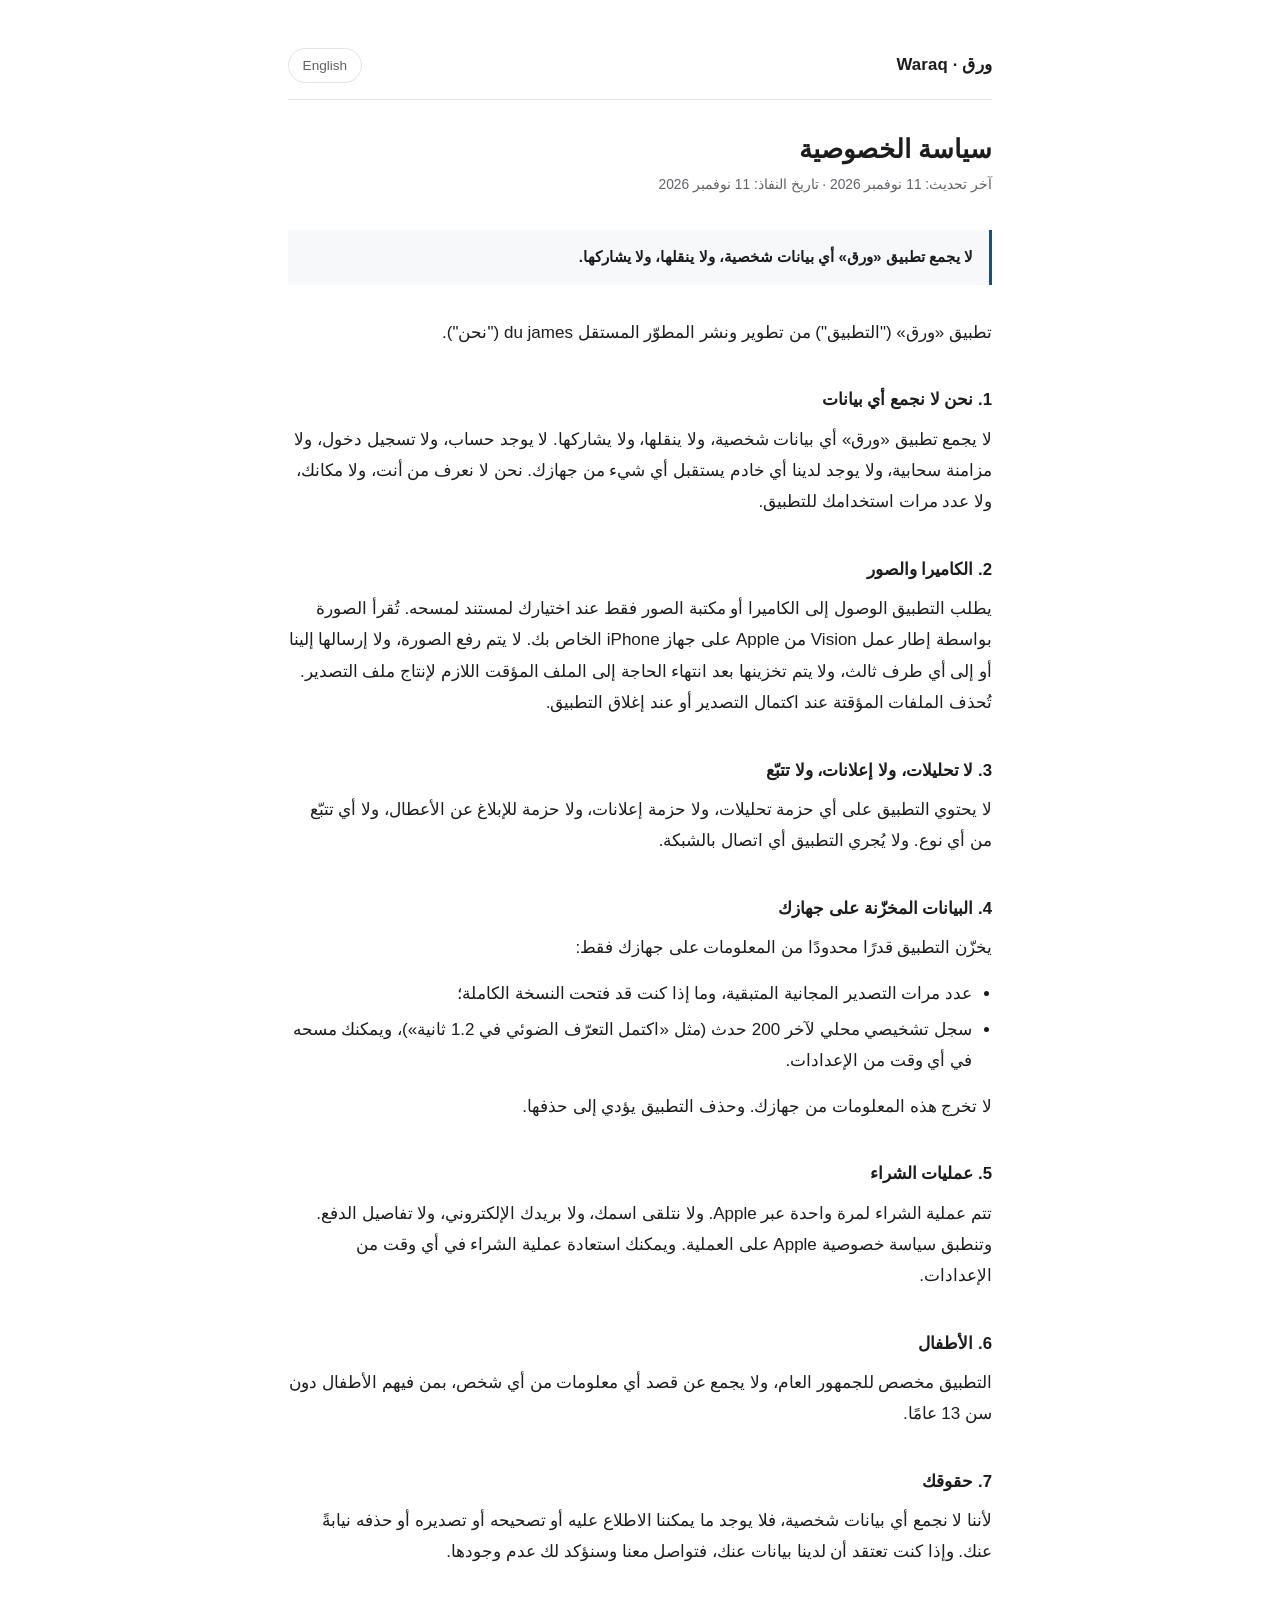
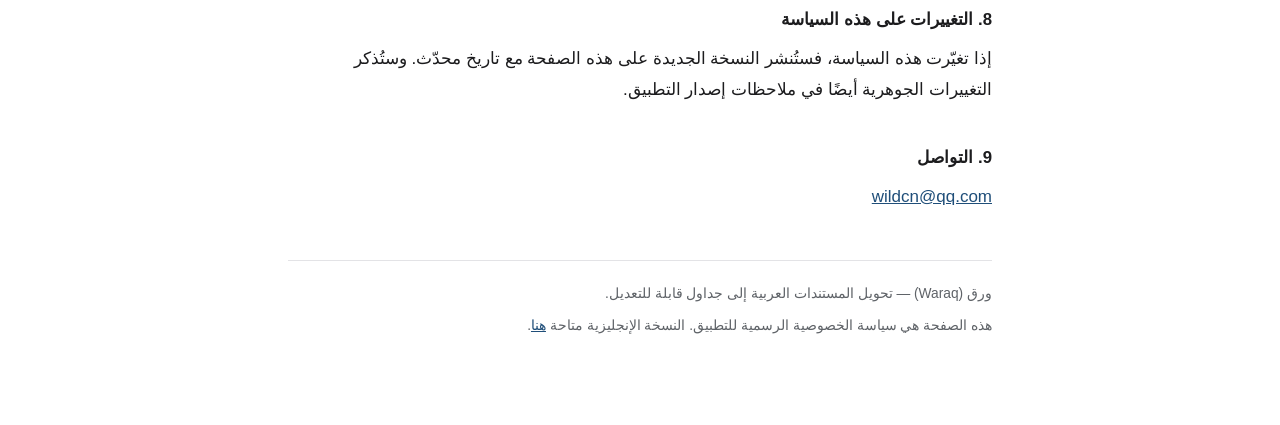
<file: index.html>
<!DOCTYPE html>
<html lang="ar" dir="rtl">
<head>
<meta charset="utf-8">
<meta name="viewport" content="width=device-width, initial-scale=1">
<title>سياسة الخصوصية · ورق (Waraq)</title>
<meta name="description" content="سياسة خصوصية تطبيق ورق: لا يجمع التطبيق أي بيانات، ويتم التعرّف على المستندات على جهازك فقط.">
<link rel="stylesheet" href="style.css">
</head>
<body>
<header>
  <span class="brand">ورق · Waraq</span>
  <a class="lang" href="en.html" lang="en" dir="ltr">English</a>
</header>

<main>
  <h1>سياسة الخصوصية</h1>
  <p class="dates">آخر تحديث: 11 نوفمبر 2026 · تاريخ النفاذ: 11 نوفمبر 2026</p>

  <p class="notice"><strong>لا يجمع تطبيق «ورق» أي بيانات شخصية، ولا ينقلها، ولا يشاركها.</strong></p>

  <p>تطبيق «ورق» ("التطبيق") من تطوير ونشر المطوّر المستقل du james ("نحن").</p>

  <h2>1. نحن لا نجمع أي بيانات</h2>
  <p>لا يجمع تطبيق «ورق» أي بيانات شخصية، ولا ينقلها، ولا يشاركها. لا يوجد حساب، ولا تسجيل دخول، ولا مزامنة سحابية، ولا يوجد لدينا أي خادم يستقبل أي شيء من جهازك. نحن لا نعرف من أنت، ولا مكانك، ولا عدد مرات استخدامك للتطبيق.</p>

  <h2>2. الكاميرا والصور</h2>
  <p>يطلب التطبيق الوصول إلى الكاميرا أو مكتبة الصور فقط عند اختيارك لمستند لمسحه. تُقرأ الصورة بواسطة إطار عمل Vision من Apple على جهاز iPhone الخاص بك. لا يتم رفع الصورة، ولا إرسالها إلينا أو إلى أي طرف ثالث، ولا يتم تخزينها بعد انتهاء الحاجة إلى الملف المؤقت اللازم لإنتاج ملف التصدير. تُحذف الملفات المؤقتة عند اكتمال التصدير أو عند إغلاق التطبيق.</p>

  <h2>3. لا تحليلات، ولا إعلانات، ولا تتبّع</h2>
  <p>لا يحتوي التطبيق على أي حزمة تحليلات، ولا حزمة إعلانات، ولا حزمة للإبلاغ عن الأعطال، ولا أي تتبّع من أي نوع. ولا يُجري التطبيق أي اتصال بالشبكة.</p>

  <h2>4. البيانات المخزّنة على جهازك</h2>
  <p>يخزّن التطبيق قدرًا محدودًا من المعلومات على جهازك فقط:</p>
  <ul>
    <li>عدد مرات التصدير المجانية المتبقية، وما إذا كنت قد فتحت النسخة الكاملة؛</li>
    <li>سجل تشخيصي محلي لآخر 200 حدث (مثل «اكتمل التعرّف الضوئي في 1.2 ثانية»)، ويمكنك مسحه في أي وقت من الإعدادات.</li>
  </ul>
  <p>لا تخرج هذه المعلومات من جهازك. وحذف التطبيق يؤدي إلى حذفها.</p>

  <h2>5. عمليات الشراء</h2>
  <p>تتم عملية الشراء لمرة واحدة عبر Apple. ولا نتلقى اسمك، ولا بريدك الإلكتروني، ولا تفاصيل الدفع. وتنطبق سياسة خصوصية Apple على العملية. ويمكنك استعادة عملية الشراء في أي وقت من الإعدادات.</p>

  <h2>6. الأطفال</h2>
  <p>التطبيق مخصص للجمهور العام، ولا يجمع عن قصد أي معلومات من أي شخص، بمن فيهم الأطفال دون سن 13 عامًا.</p>

  <h2>7. حقوقك</h2>
  <p>لأننا لا نجمع أي بيانات شخصية، فلا يوجد ما يمكننا الاطلاع عليه أو تصحيحه أو تصديره أو حذفه نيابةً عنك. وإذا كنت تعتقد أن لدينا بيانات عنك، فتواصل معنا وسنؤكد لك عدم وجودها.</p>

  <h2>8. التغييرات على هذه السياسة</h2>
  <p>إذا تغيّرت هذه السياسة، فستُنشر النسخة الجديدة على هذه الصفحة مع تاريخ محدّث. وستُذكر التغييرات الجوهرية أيضًا في ملاحظات إصدار التطبيق.</p>

  <h2>9. التواصل</h2>
  <p><a href="mailto:wildcn@qq.com">wildcn@qq.com</a></p>
</main>

<footer>
  <p>ورق (Waraq) — تحويل المستندات العربية إلى جداول قابلة للتعديل.</p>
  <p>هذه الصفحة هي سياسة الخصوصية الرسمية للتطبيق. النسخة الإنجليزية متاحة <a href="en.html" lang="en" dir="ltr">هنا</a>.</p>
</footer>
</body>
</html>
</file>
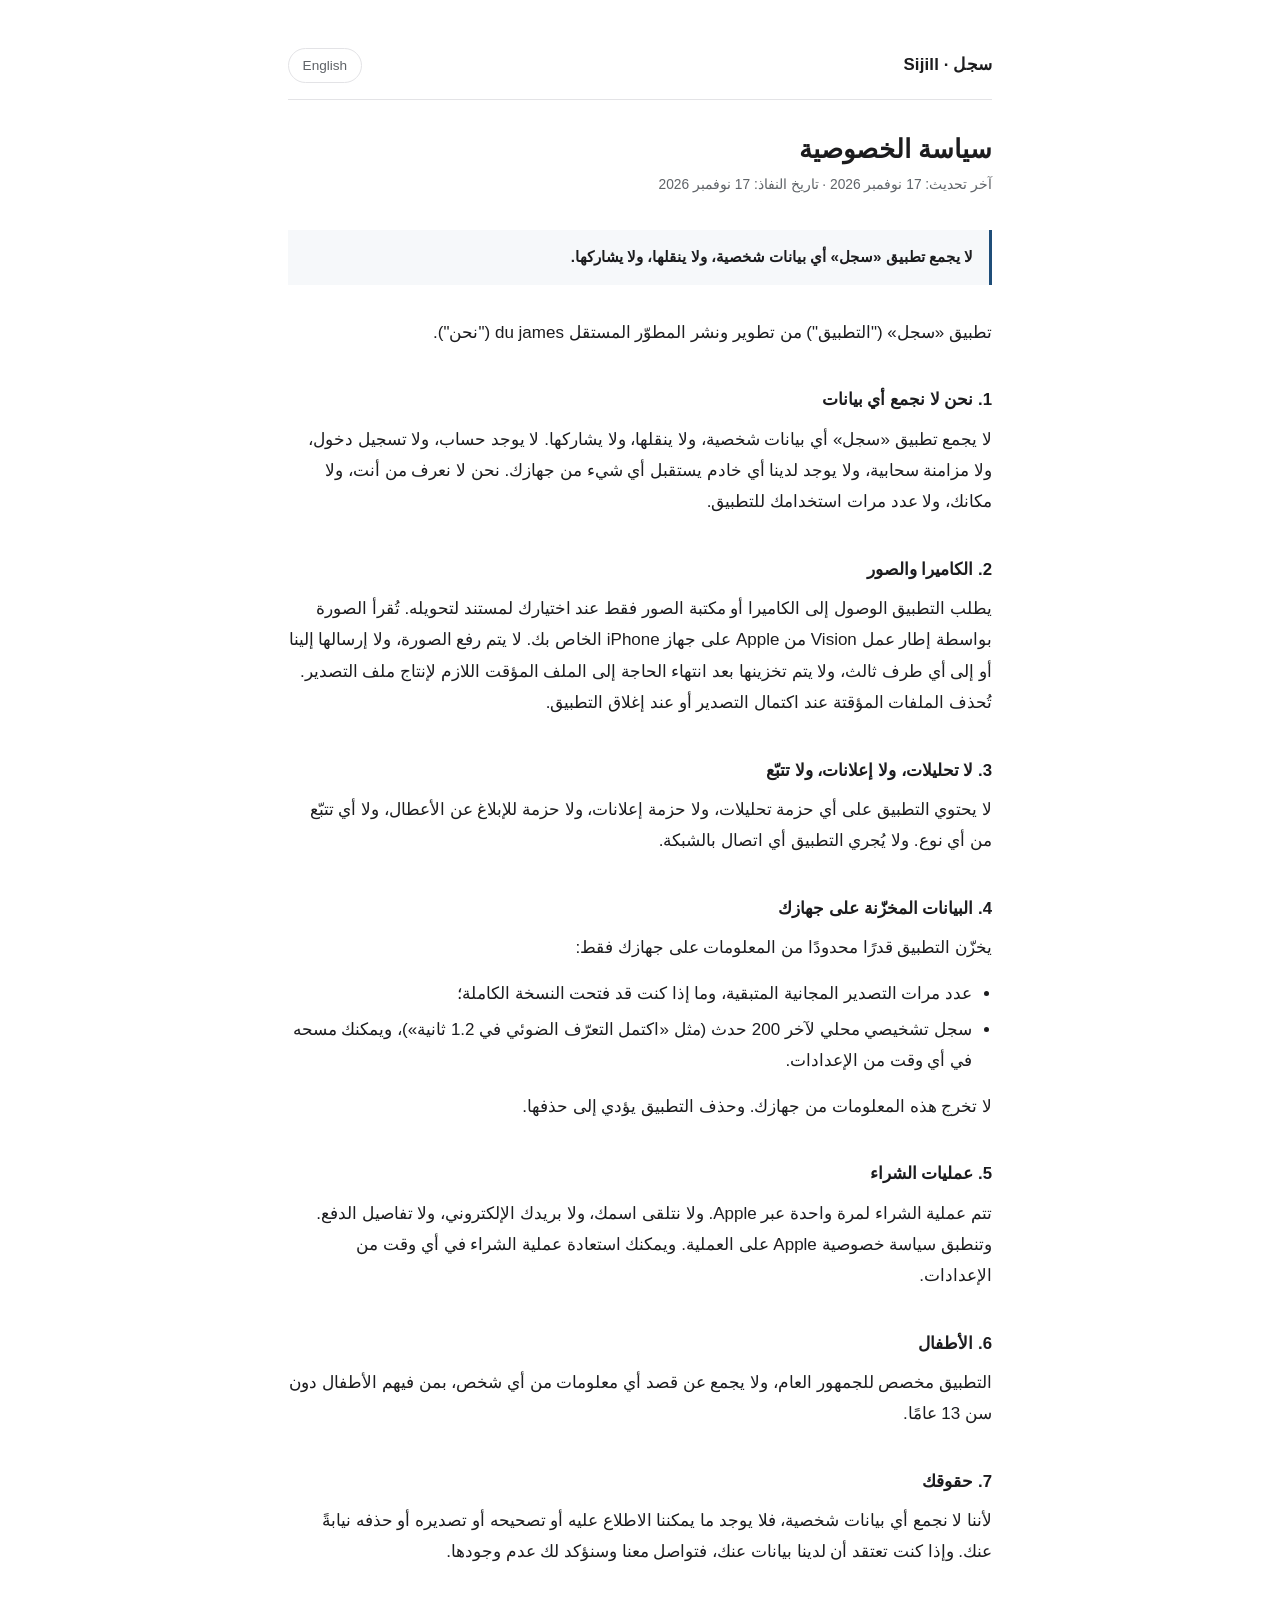
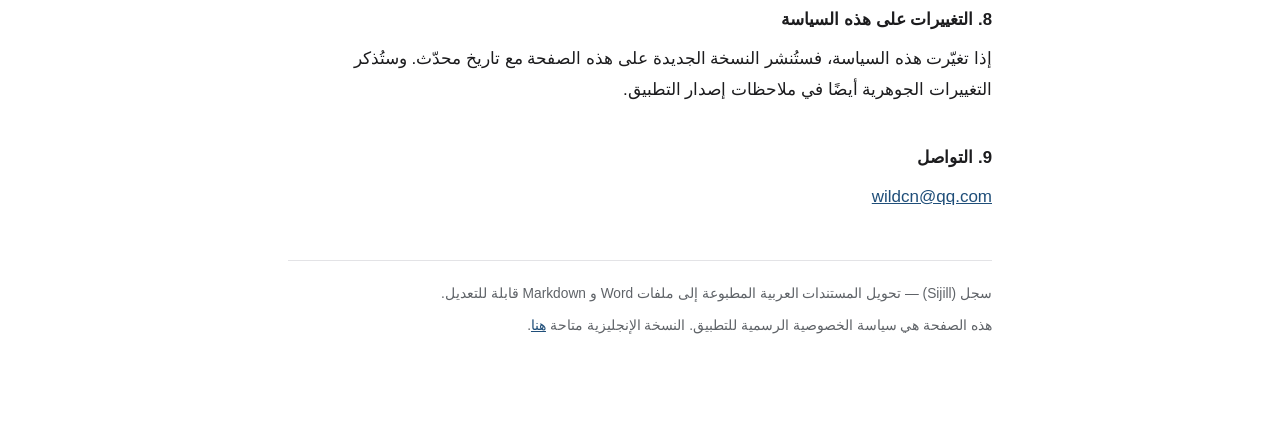
<file: sijill/index.html>
<!DOCTYPE html>
<html lang="ar" dir="rtl">
<head>
<meta charset="utf-8">
<meta name="viewport" content="width=device-width, initial-scale=1">
<title>سياسة الخصوصية · سجل (Sijill)</title>
<meta name="description" content="سياسة خصوصية تطبيق سجل: لا يجمع التطبيق أي بيانات، ويتم التعرّف على المستندات المطبوعة على جهازك فقط.">
<link rel="stylesheet" href="../style.css">
</head>
<body>
<header>
  <span class="brand">سجل · Sijill</span>
  <a class="lang" href="en.html" lang="en" dir="ltr">English</a>
</header>

<main>
  <h1>سياسة الخصوصية</h1>
  <p class="dates">آخر تحديث: 17 نوفمبر 2026 · تاريخ النفاذ: 17 نوفمبر 2026</p>

  <p class="notice"><strong>لا يجمع تطبيق «سجل» أي بيانات شخصية، ولا ينقلها، ولا يشاركها.</strong></p>

  <p>تطبيق «سجل» ("التطبيق") من تطوير ونشر المطوّر المستقل du james ("نحن").</p>

  <h2>1. نحن لا نجمع أي بيانات</h2>
  <p>لا يجمع تطبيق «سجل» أي بيانات شخصية، ولا ينقلها، ولا يشاركها. لا يوجد حساب، ولا تسجيل دخول، ولا مزامنة سحابية، ولا يوجد لدينا أي خادم يستقبل أي شيء من جهازك. نحن لا نعرف من أنت، ولا مكانك، ولا عدد مرات استخدامك للتطبيق.</p>

  <h2>2. الكاميرا والصور</h2>
  <p>يطلب التطبيق الوصول إلى الكاميرا أو مكتبة الصور فقط عند اختيارك لمستند لتحويله. تُقرأ الصورة بواسطة إطار عمل Vision من Apple على جهاز iPhone الخاص بك. لا يتم رفع الصورة، ولا إرسالها إلينا أو إلى أي طرف ثالث، ولا يتم تخزينها بعد انتهاء الحاجة إلى الملف المؤقت اللازم لإنتاج ملف التصدير. تُحذف الملفات المؤقتة عند اكتمال التصدير أو عند إغلاق التطبيق.</p>

  <h2>3. لا تحليلات، ولا إعلانات، ولا تتبّع</h2>
  <p>لا يحتوي التطبيق على أي حزمة تحليلات، ولا حزمة إعلانات، ولا حزمة للإبلاغ عن الأعطال، ولا أي تتبّع من أي نوع. ولا يُجري التطبيق أي اتصال بالشبكة.</p>

  <h2>4. البيانات المخزّنة على جهازك</h2>
  <p>يخزّن التطبيق قدرًا محدودًا من المعلومات على جهازك فقط:</p>
  <ul>
    <li>عدد مرات التصدير المجانية المتبقية، وما إذا كنت قد فتحت النسخة الكاملة؛</li>
    <li>سجل تشخيصي محلي لآخر 200 حدث (مثل «اكتمل التعرّف الضوئي في 1.2 ثانية»)، ويمكنك مسحه في أي وقت من الإعدادات.</li>
  </ul>
  <p>لا تخرج هذه المعلومات من جهازك. وحذف التطبيق يؤدي إلى حذفها.</p>

  <h2>5. عمليات الشراء</h2>
  <p>تتم عملية الشراء لمرة واحدة عبر Apple. ولا نتلقى اسمك، ولا بريدك الإلكتروني، ولا تفاصيل الدفع. وتنطبق سياسة خصوصية Apple على العملية. ويمكنك استعادة عملية الشراء في أي وقت من الإعدادات.</p>

  <h2>6. الأطفال</h2>
  <p>التطبيق مخصص للجمهور العام، ولا يجمع عن قصد أي معلومات من أي شخص، بمن فيهم الأطفال دون سن 13 عامًا.</p>

  <h2>7. حقوقك</h2>
  <p>لأننا لا نجمع أي بيانات شخصية، فلا يوجد ما يمكننا الاطلاع عليه أو تصحيحه أو تصديره أو حذفه نيابةً عنك. وإذا كنت تعتقد أن لدينا بيانات عنك، فتواصل معنا وسنؤكد لك عدم وجودها.</p>

  <h2>8. التغييرات على هذه السياسة</h2>
  <p>إذا تغيّرت هذه السياسة، فستُنشر النسخة الجديدة على هذه الصفحة مع تاريخ محدّث. وستُذكر التغييرات الجوهرية أيضًا في ملاحظات إصدار التطبيق.</p>

  <h2>9. التواصل</h2>
  <p><a href="mailto:wildcn@qq.com">wildcn@qq.com</a></p>
</main>

<footer>
  <p>سجل (Sijill) — تحويل المستندات العربية المطبوعة إلى ملفات Word و Markdown قابلة للتعديل.</p>
  <p>هذه الصفحة هي سياسة الخصوصية الرسمية للتطبيق. النسخة الإنجليزية متاحة <a href="en.html" lang="en" dir="ltr">هنا</a>.</p>
</footer>
</body>
</html>
</file>
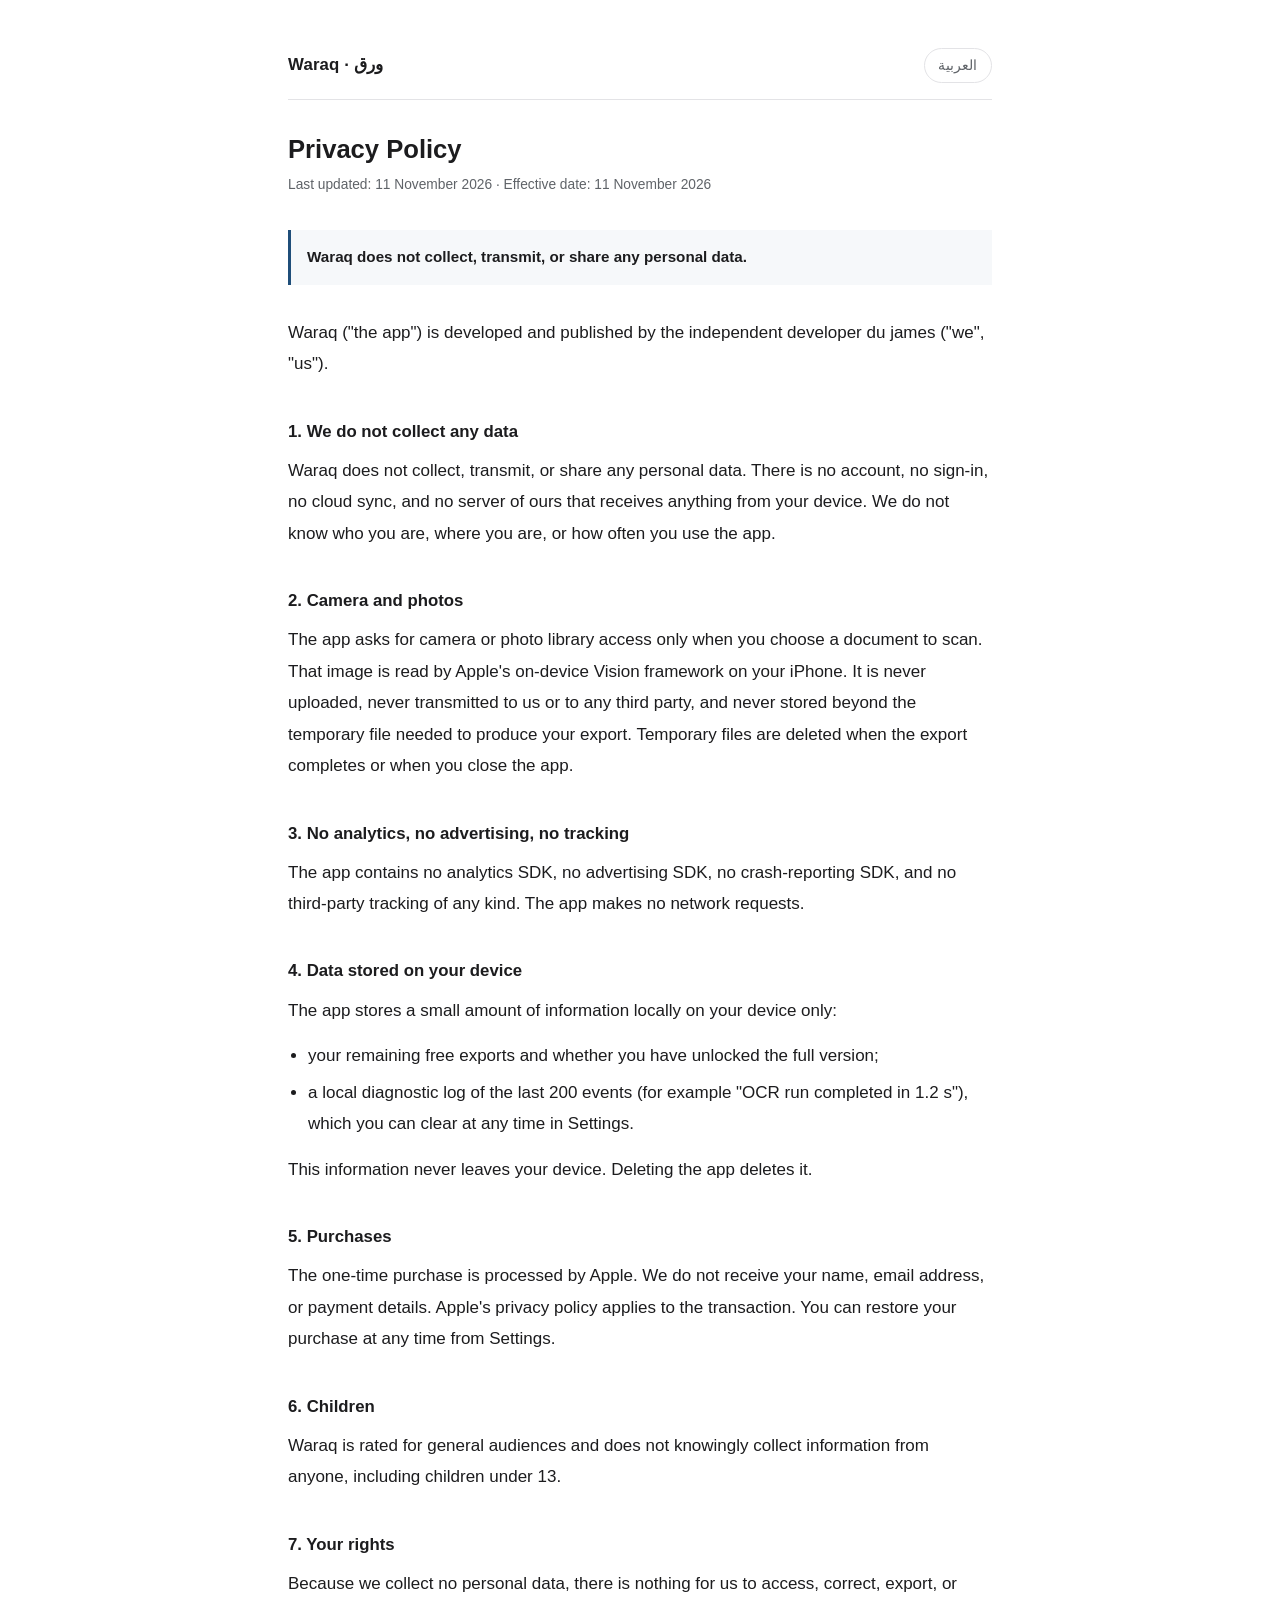
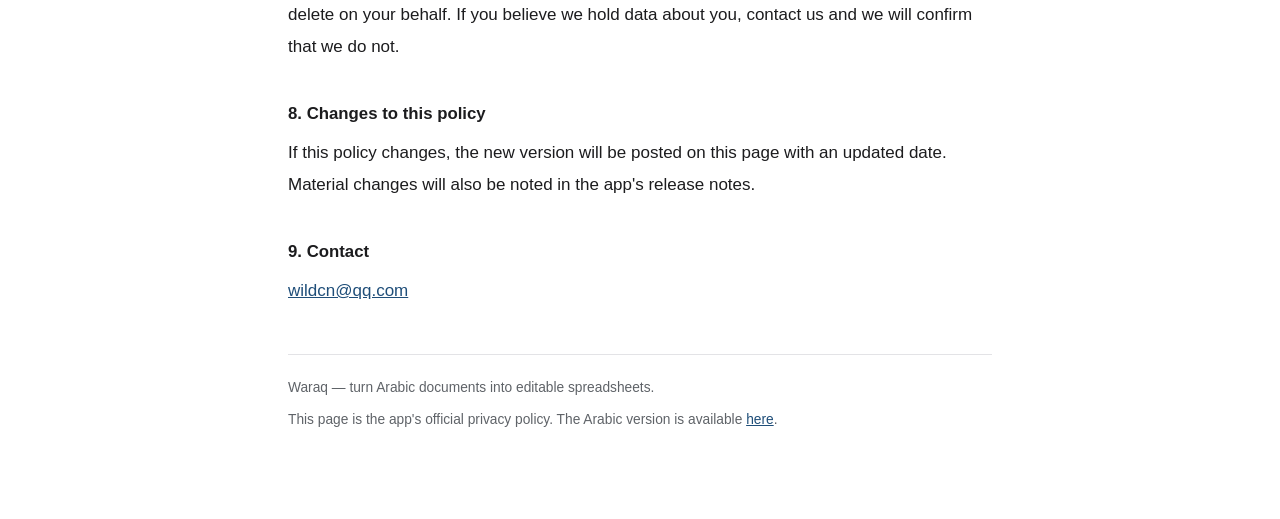
<file: en.html>
<!DOCTYPE html>
<html lang="en" dir="ltr">
<head>
<meta charset="utf-8">
<meta name="viewport" content="width=device-width, initial-scale=1">
<title>Privacy Policy · Waraq</title>
<meta name="description" content="Waraq collects no data. Document recognition happens entirely on your device.">
<link rel="stylesheet" href="style.css">
</head>
<body>
<header>
  <span class="brand">Waraq · ورق</span>
  <a class="lang" href="index.html" lang="ar" dir="rtl">العربية</a>
</header>

<main>
  <h1>Privacy Policy</h1>
  <p class="dates">Last updated: 11 November 2026 · Effective date: 11 November 2026</p>

  <p class="notice"><strong>Waraq does not collect, transmit, or share any personal data.</strong></p>

  <p>Waraq ("the app") is developed and published by the independent developer du james ("we", "us").</p>

  <h2>1. We do not collect any data</h2>
  <p>Waraq does not collect, transmit, or share any personal data. There is no account, no sign-in, no cloud sync, and no server of ours that receives anything from your device. We do not know who you are, where you are, or how often you use the app.</p>

  <h2>2. Camera and photos</h2>
  <p>The app asks for camera or photo library access only when you choose a document to scan. That image is read by Apple's on-device Vision framework on your iPhone. It is never uploaded, never transmitted to us or to any third party, and never stored beyond the temporary file needed to produce your export. Temporary files are deleted when the export completes or when you close the app.</p>

  <h2>3. No analytics, no advertising, no tracking</h2>
  <p>The app contains no analytics SDK, no advertising SDK, no crash-reporting SDK, and no third-party tracking of any kind. The app makes no network requests.</p>

  <h2>4. Data stored on your device</h2>
  <p>The app stores a small amount of information locally on your device only:</p>
  <ul>
    <li>your remaining free exports and whether you have unlocked the full version;</li>
    <li>a local diagnostic log of the last 200 events (for example "OCR run completed in 1.2 s"), which you can clear at any time in Settings.</li>
  </ul>
  <p>This information never leaves your device. Deleting the app deletes it.</p>

  <h2>5. Purchases</h2>
  <p>The one-time purchase is processed by Apple. We do not receive your name, email address, or payment details. Apple's privacy policy applies to the transaction. You can restore your purchase at any time from Settings.</p>

  <h2>6. Children</h2>
  <p>Waraq is rated for general audiences and does not knowingly collect information from anyone, including children under 13.</p>

  <h2>7. Your rights</h2>
  <p>Because we collect no personal data, there is nothing for us to access, correct, export, or delete on your behalf. If you believe we hold data about you, contact us and we will confirm that we do not.</p>

  <h2>8. Changes to this policy</h2>
  <p>If this policy changes, the new version will be posted on this page with an updated date. Material changes will also be noted in the app's release notes.</p>

  <h2>9. Contact</h2>
  <p><a href="mailto:wildcn@qq.com">wildcn@qq.com</a></p>
</main>

<footer>
  <p>Waraq — turn Arabic documents into editable spreadsheets.</p>
  <p>This page is the app's official privacy policy. The Arabic version is available <a href="index.html" lang="ar" dir="rtl">here</a>.</p>
</footer>
</body>
</html>
</file>
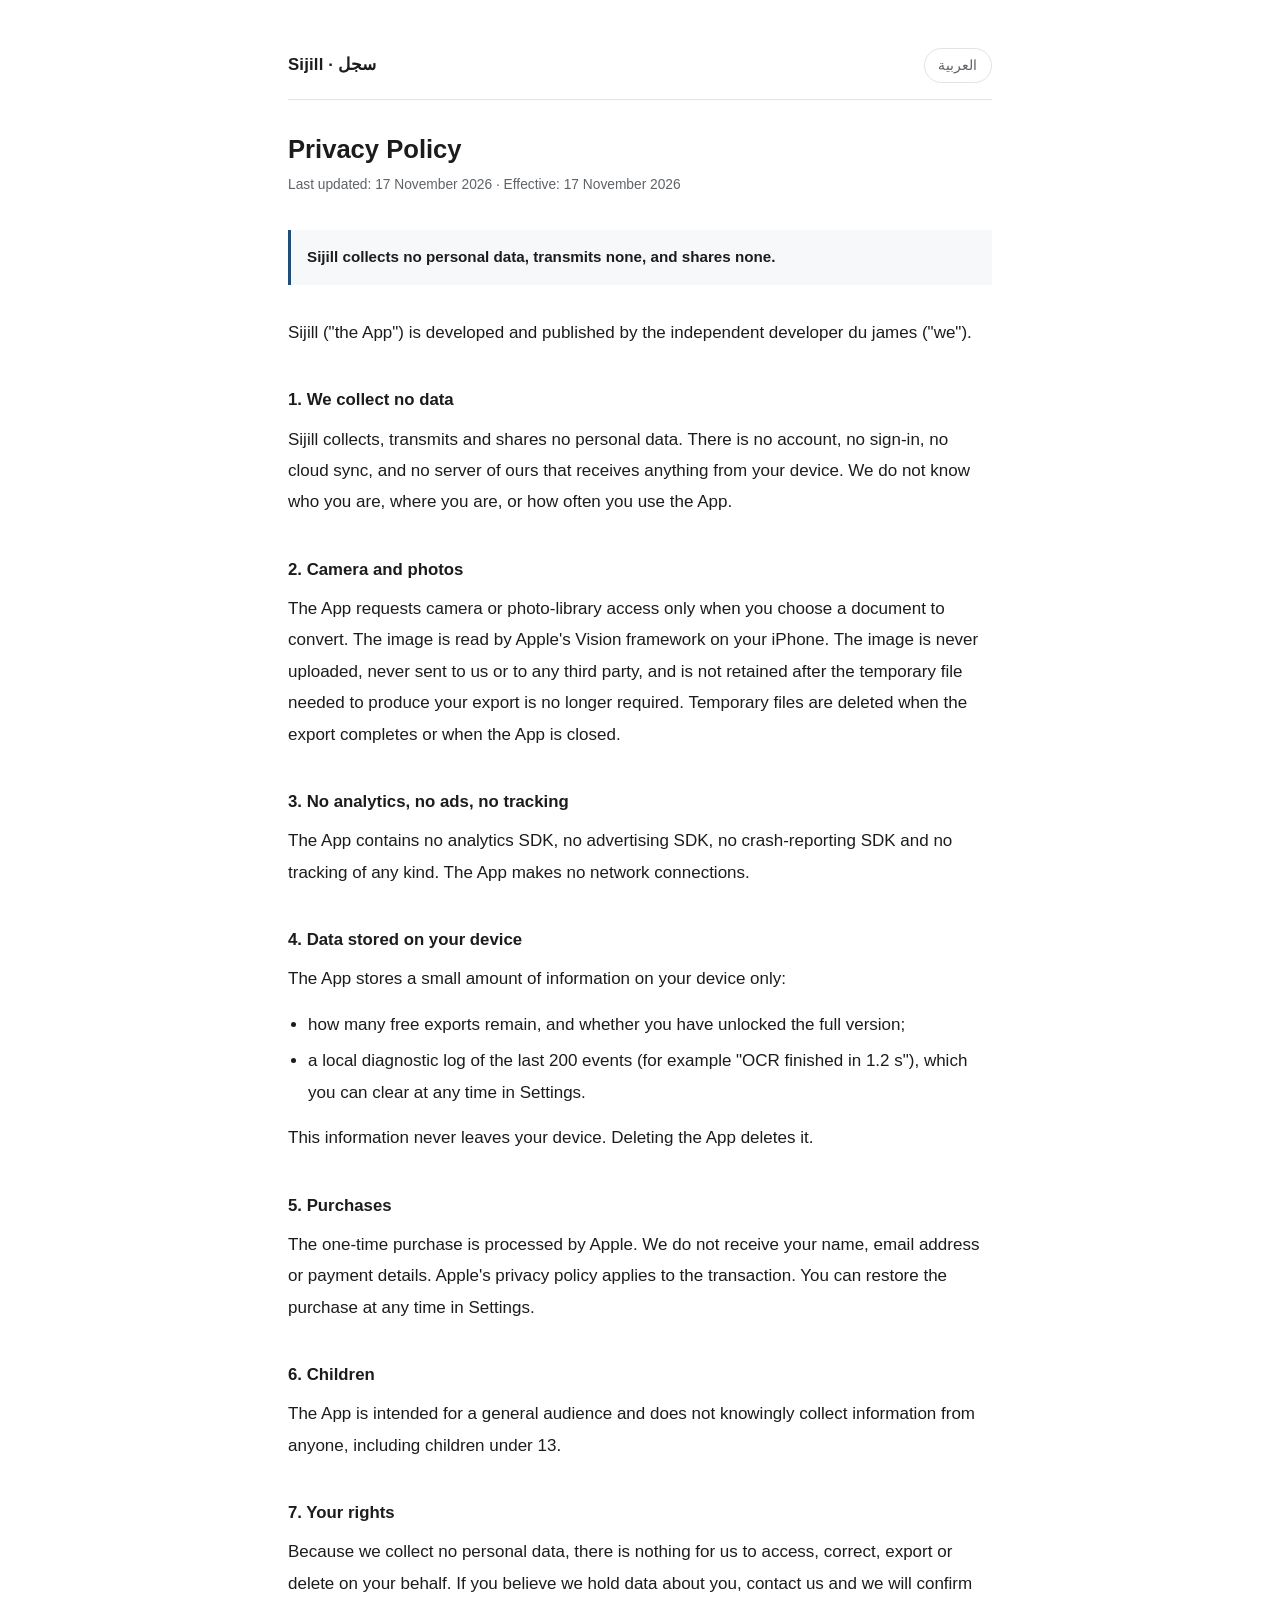
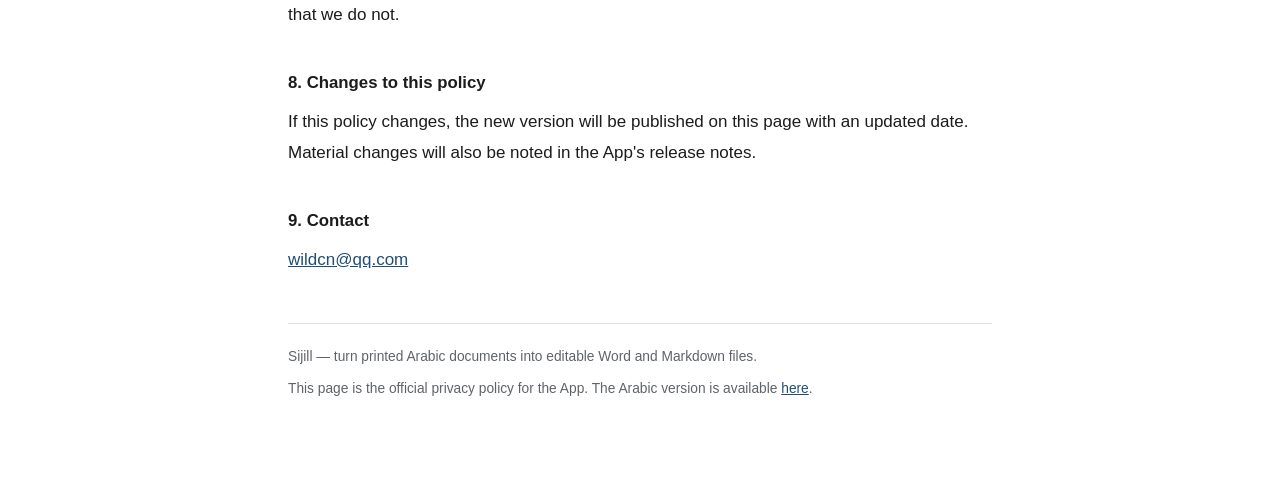
<file: sijill/en.html>
<!DOCTYPE html>
<html lang="en" dir="ltr">
<head>
<meta charset="utf-8">
<meta name="viewport" content="width=device-width, initial-scale=1">
<title>Privacy Policy · Sijill</title>
<meta name="description" content="Sijill privacy policy: the app collects no data and recognizes printed documents entirely on your device.">
<link rel="stylesheet" href="../style.css">
</head>
<body>
<header>
  <span class="brand">Sijill · سجل</span>
  <a class="lang" href="index.html" lang="ar" dir="rtl">العربية</a>
</header>

<main>
  <h1>Privacy Policy</h1>
  <p class="dates">Last updated: 17 November 2026 · Effective: 17 November 2026</p>

  <p class="notice"><strong>Sijill collects no personal data, transmits none, and shares none.</strong></p>

  <p>Sijill ("the App") is developed and published by the independent developer du james ("we").</p>

  <h2>1. We collect no data</h2>
  <p>Sijill collects, transmits and shares no personal data. There is no account, no sign-in, no cloud sync, and no server of ours that receives anything from your device. We do not know who you are, where you are, or how often you use the App.</p>

  <h2>2. Camera and photos</h2>
  <p>The App requests camera or photo-library access only when you choose a document to convert. The image is read by Apple's Vision framework on your iPhone. The image is never uploaded, never sent to us or to any third party, and is not retained after the temporary file needed to produce your export is no longer required. Temporary files are deleted when the export completes or when the App is closed.</p>

  <h2>3. No analytics, no ads, no tracking</h2>
  <p>The App contains no analytics SDK, no advertising SDK, no crash-reporting SDK and no tracking of any kind. The App makes no network connections.</p>

  <h2>4. Data stored on your device</h2>
  <p>The App stores a small amount of information on your device only:</p>
  <ul>
    <li>how many free exports remain, and whether you have unlocked the full version;</li>
    <li>a local diagnostic log of the last 200 events (for example "OCR finished in 1.2 s"), which you can clear at any time in Settings.</li>
  </ul>
  <p>This information never leaves your device. Deleting the App deletes it.</p>

  <h2>5. Purchases</h2>
  <p>The one-time purchase is processed by Apple. We do not receive your name, email address or payment details. Apple's privacy policy applies to the transaction. You can restore the purchase at any time in Settings.</p>

  <h2>6. Children</h2>
  <p>The App is intended for a general audience and does not knowingly collect information from anyone, including children under 13.</p>

  <h2>7. Your rights</h2>
  <p>Because we collect no personal data, there is nothing for us to access, correct, export or delete on your behalf. If you believe we hold data about you, contact us and we will confirm that we do not.</p>

  <h2>8. Changes to this policy</h2>
  <p>If this policy changes, the new version will be published on this page with an updated date. Material changes will also be noted in the App's release notes.</p>

  <h2>9. Contact</h2>
  <p><a href="mailto:wildcn@qq.com">wildcn@qq.com</a></p>
</main>

<footer>
  <p>Sijill — turn printed Arabic documents into editable Word and Markdown files.</p>
  <p>This page is the official privacy policy for the App. The Arabic version is available <a href="index.html" lang="ar" dir="rtl">here</a>.</p>
</footer>
</body>
</html>
</file>
<file: style.css>
:root {
  --ink: #1c1c1e;
  --muted: #5f6368;
  --line: #e3e3e6;
  --bg: #ffffff;
  --accent: #1f4e79;
  --max: 44rem;
}

* {
  box-sizing: border-box;
}

html {
  -webkit-text-size-adjust: 100%;
}

body {
  margin: 0;
  padding: 3rem 1.25rem 5rem;
  background: var(--bg);
  color: var(--ink);
  font-family: "IBM Plex Sans Arabic", -apple-system, BlinkMacSystemFont,
    "Segoe UI", "Noto Naskh Arabic", "Geeza Pro", Tahoma, sans-serif;
  font-size: 17px;
  line-height: 1.85;
}

main,
header,
footer {
  max-width: var(--max);
  margin-inline: auto;
}

header {
  display: flex;
  flex-wrap: wrap;
  align-items: baseline;
  justify-content: space-between;
  gap: 0.75rem;
  padding-block-end: 1rem;
  border-block-end: 1px solid var(--line);
  margin-block-end: 2rem;
}

.brand {
  font-size: 1.05rem;
  font-weight: 600;
  letter-spacing: 0.01em;
}

.lang {
  font-size: 0.85rem;
  color: var(--muted);
  text-decoration: none;
  border: 1px solid var(--line);
  border-radius: 999px;
  padding: 0.25rem 0.85rem;
}

.lang:hover {
  color: var(--accent);
  border-color: var(--accent);
}

h1 {
  font-size: 1.6rem;
  line-height: 1.35;
  margin: 0 0 0.35rem;
}

.dates {
  color: var(--muted);
  font-size: 0.86rem;
  margin: 0 0 2rem;
}

h2 {
  font-size: 1.05rem;
  margin: 2.25rem 0 0.5rem;
}

p,
ul {
  margin: 0 0 0.9rem;
}

ul {
  padding-inline-start: 1.25rem;
}

li {
  margin-block-end: 0.3rem;
}

strong {
  font-weight: 600;
}

.lead {
  font-size: 1.05rem;
}

.notice {
  border-inline-start: 3px solid var(--accent);
  background: #f6f8fa;
  padding: 0.85rem 1rem;
  margin: 0 0 2rem;
  font-size: 0.95rem;
}

a {
  color: var(--accent);
}

footer {
  margin-block-start: 3rem;
  padding-block-start: 1.25rem;
  border-block-start: 1px solid var(--line);
  color: var(--muted);
  font-size: 0.86rem;
}

footer p {
  margin-block-end: 0.4rem;
}
</file>
